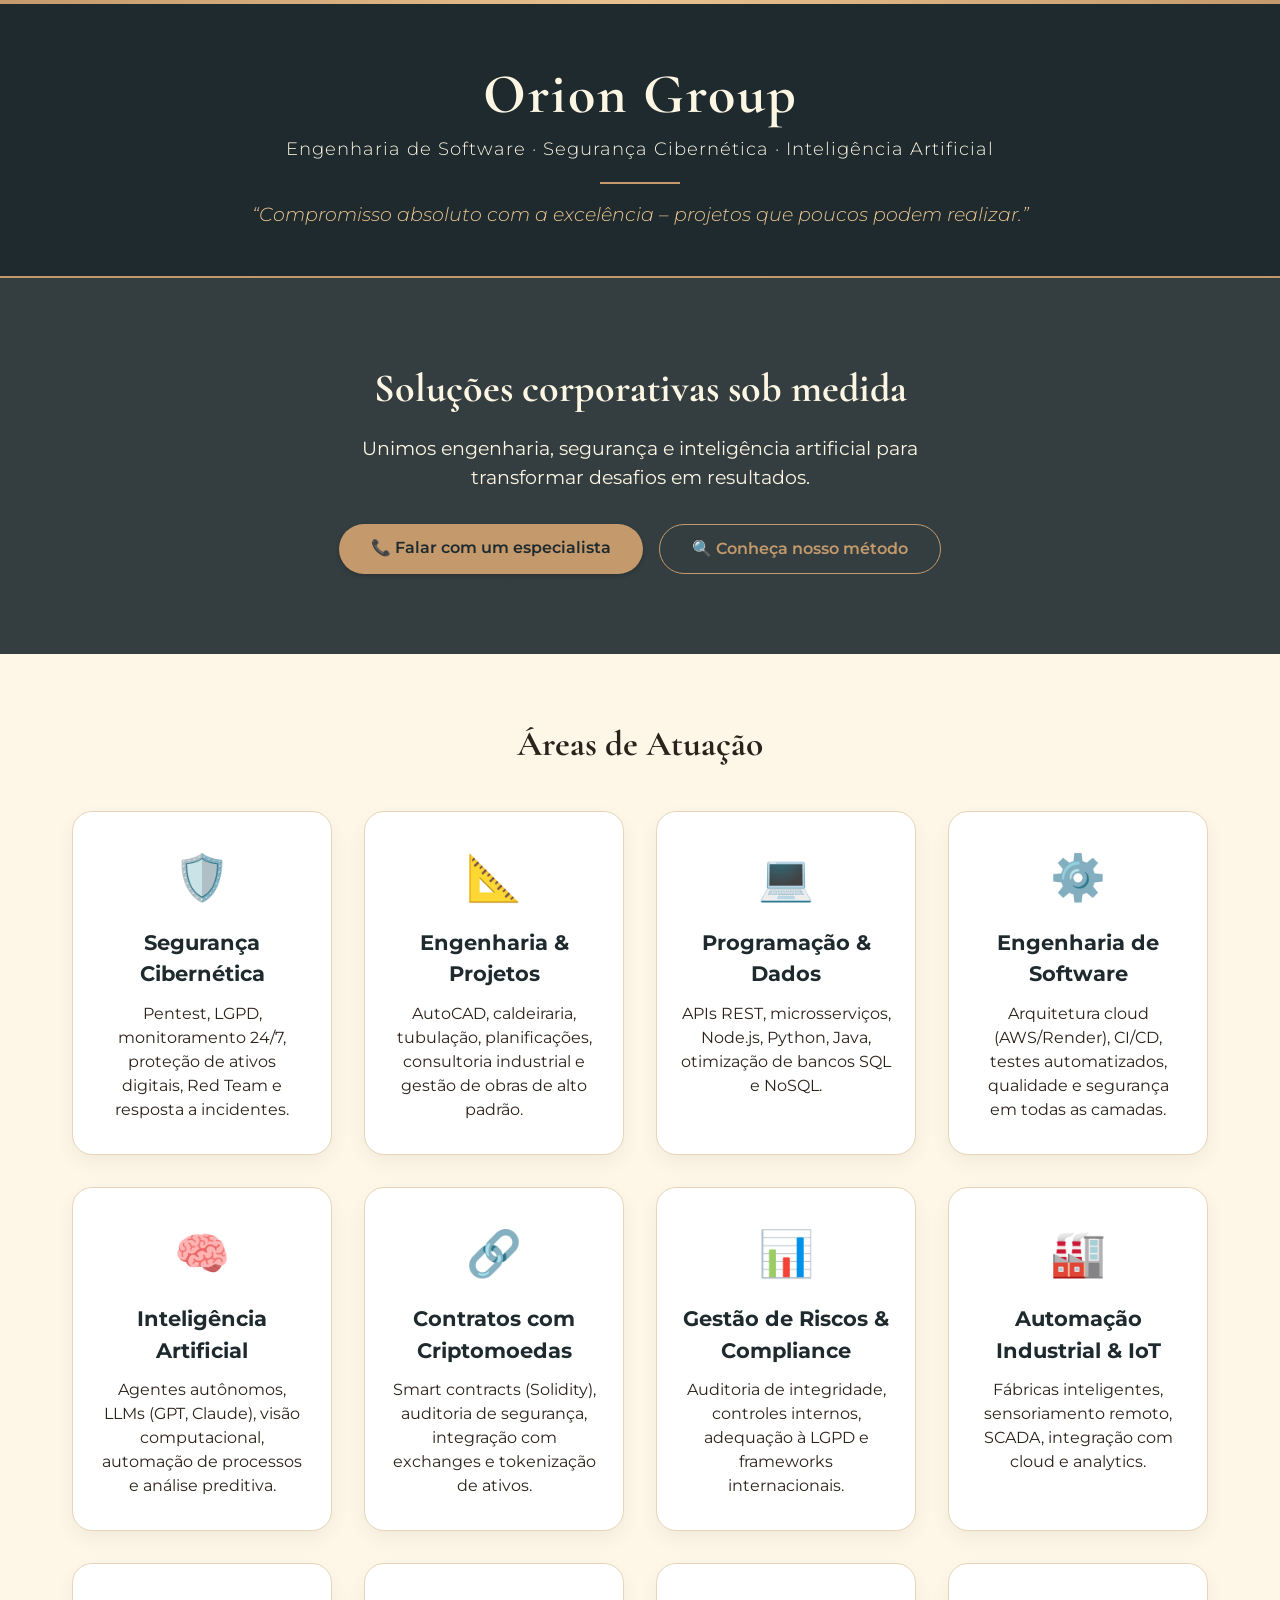
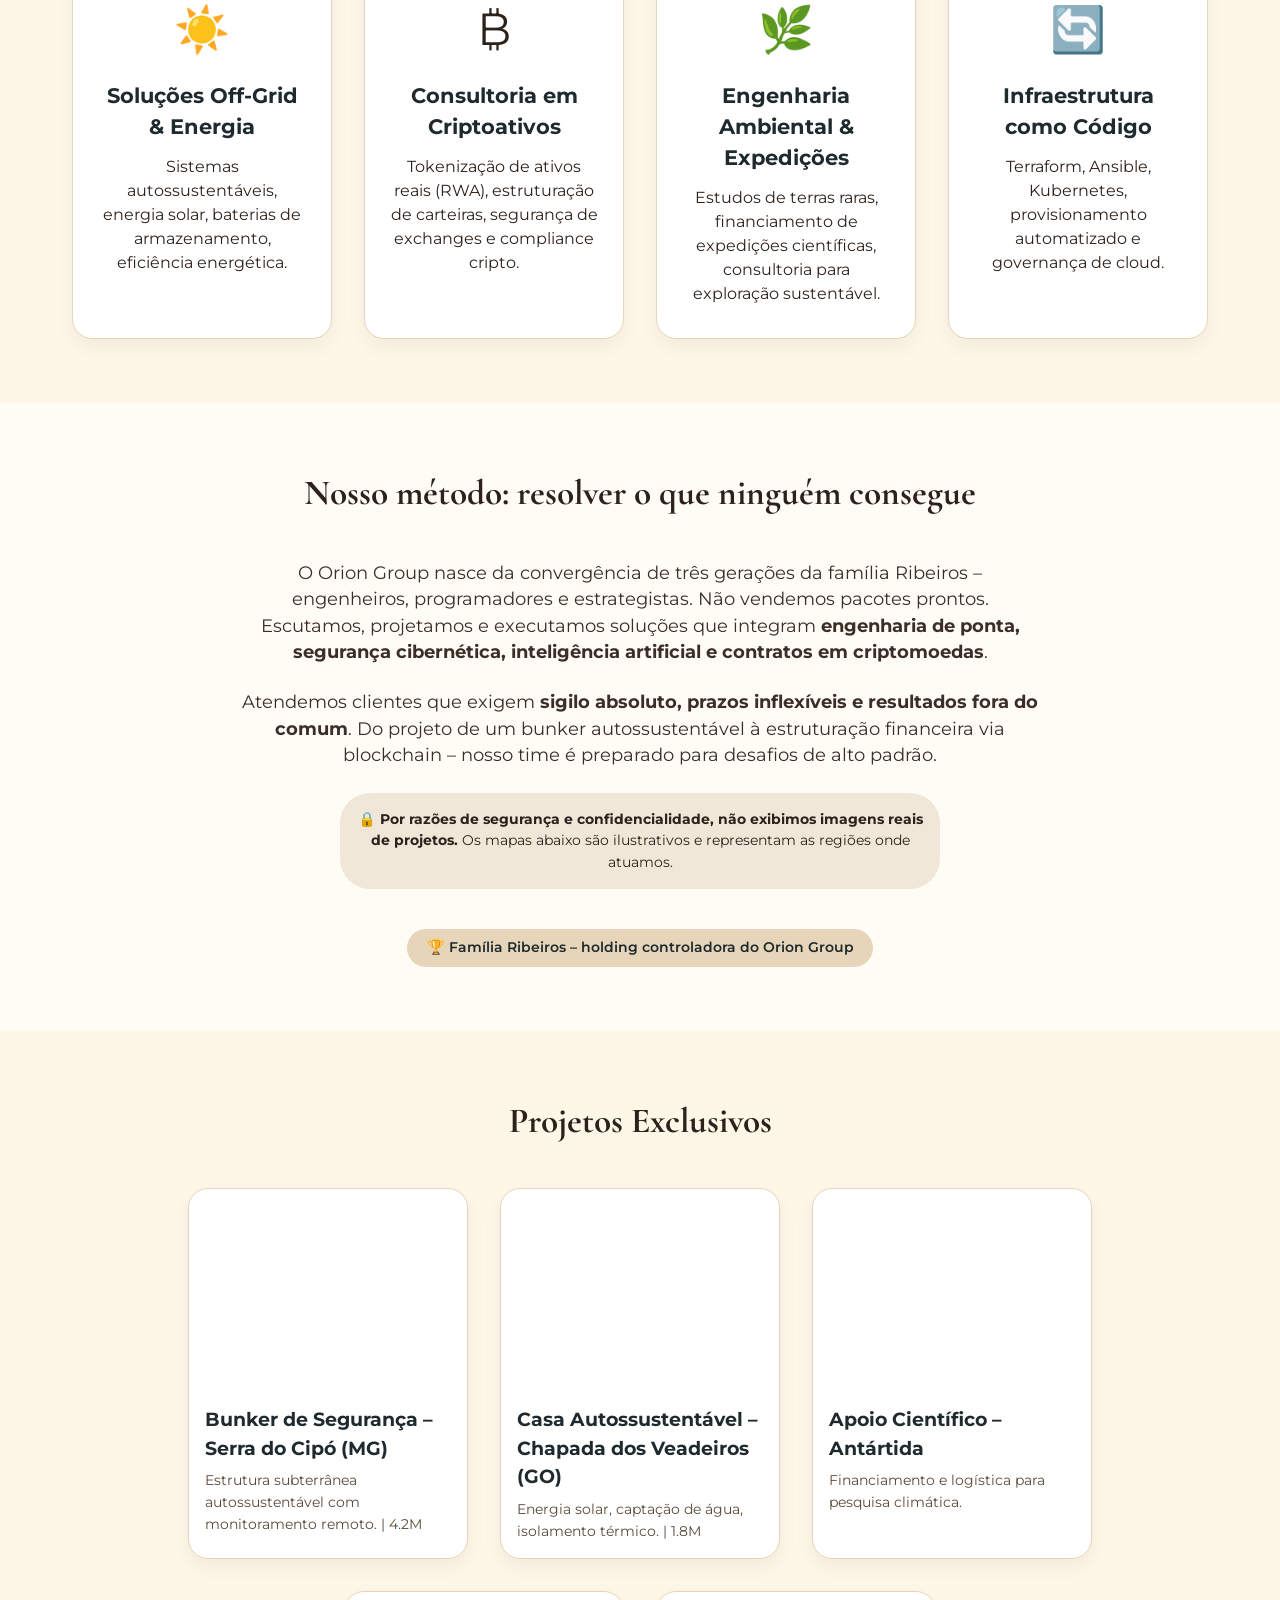
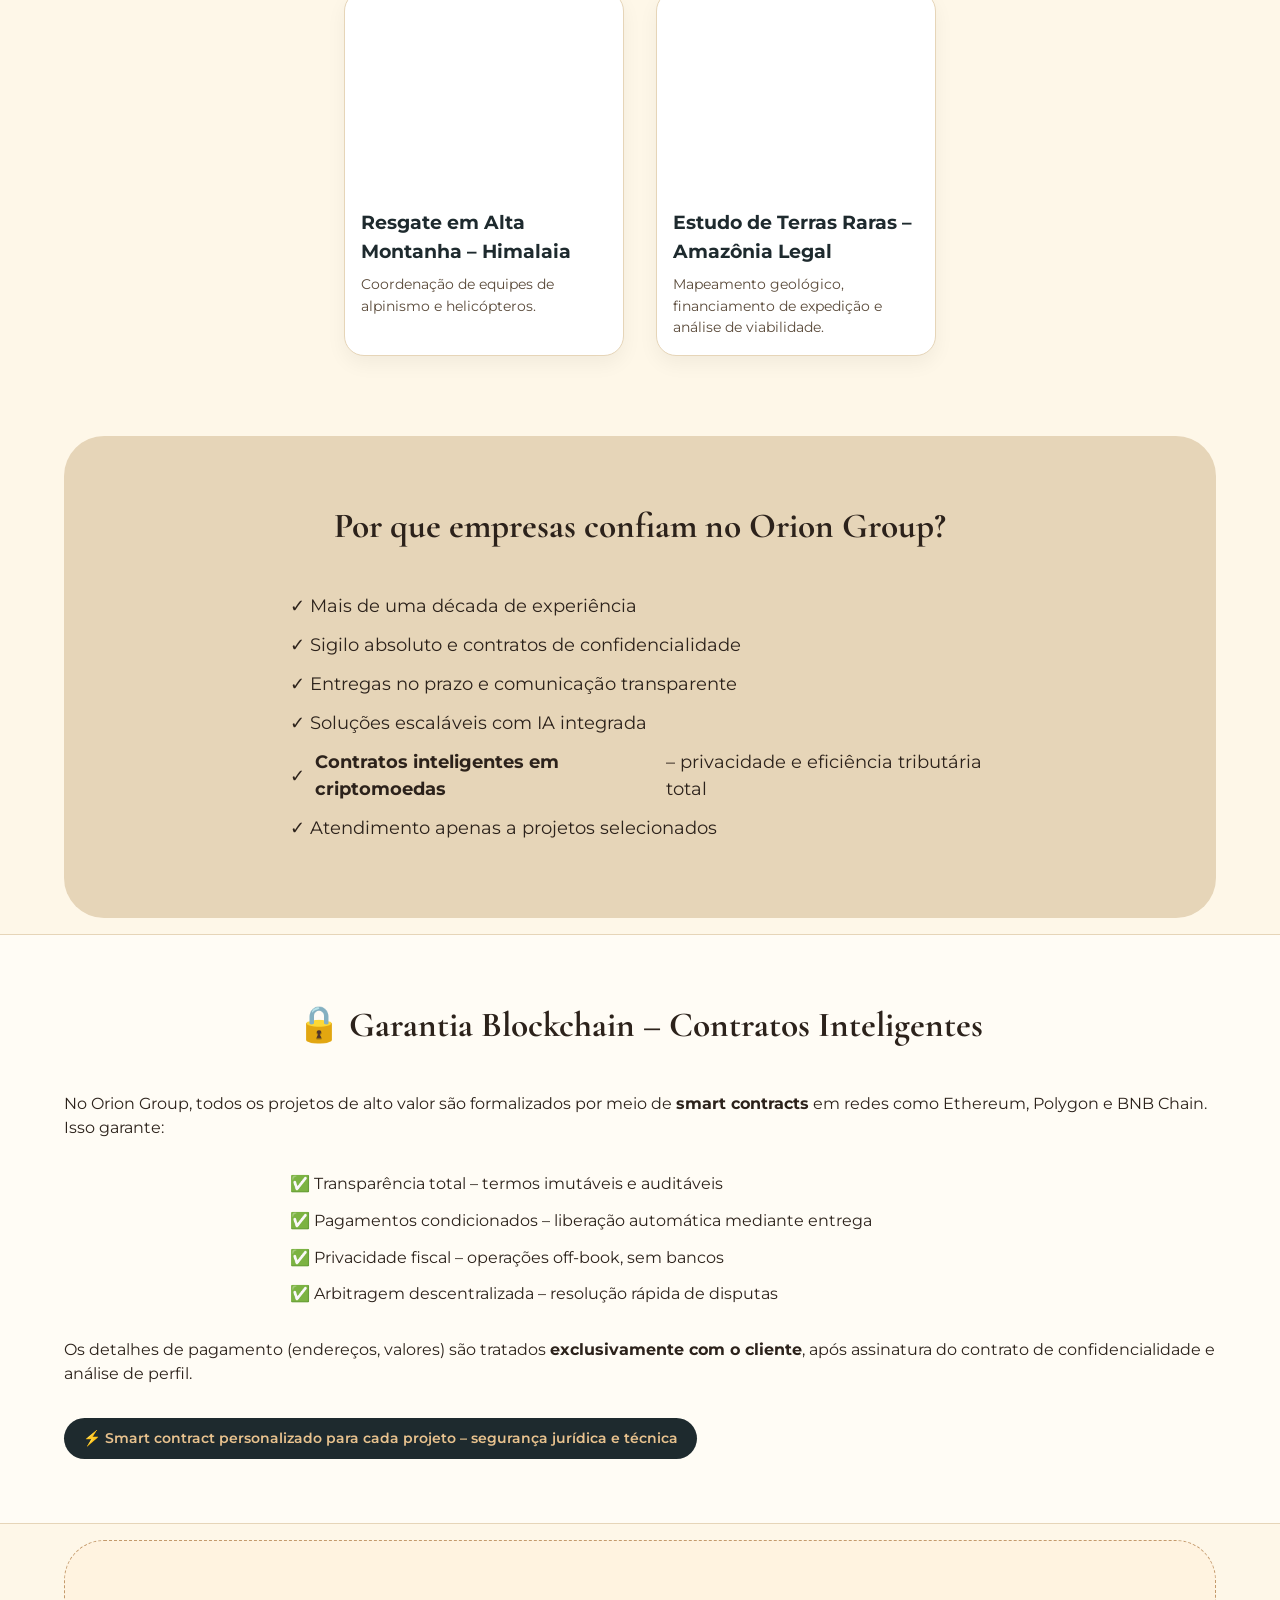
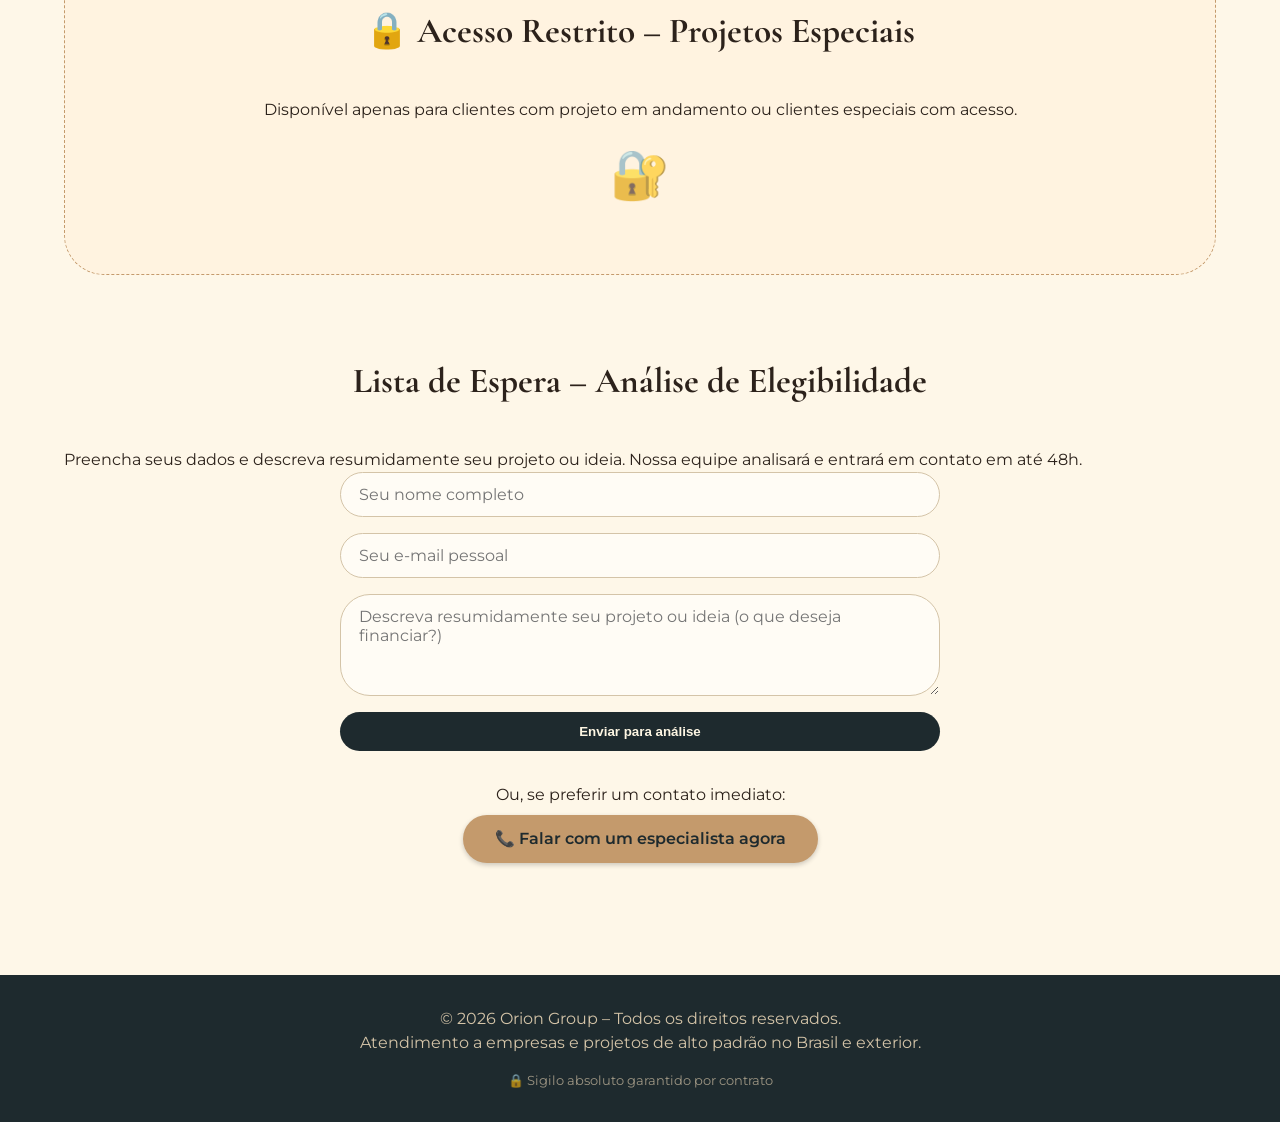
<file: index.html>
<!DOCTYPE html>
<html lang="pt-br">
<head>
    <meta charset="UTF-8">
    <meta name="viewport" content="width=device-width, initial-scale=1.0">
    <title>Orion Group | Engenharia, Segurança & IA | Contratos Cripto</title>
    <link rel="stylesheet" href="style.css">
    <link href="https://fonts.googleapis.com/css2?family=Cormorant+Garamond:wght@400;600;700&family=Montserrat:wght@300;400;600&display=swap" rel="stylesheet">
</head>
<body>
    <div class="gold-bar"></div>
    <header>
        <div class="container">
            <h1>Orion Group</h1>
            <p class="subtitle">Engenharia de Software · Segurança Cibernética · Inteligência Artificial</p>
            <div class="divider"></div>
            <p class="slogan">“Compromisso absoluto com a excelência – projetos que poucos podem realizar.”</p>
        </div>
    </header>

    <section class="hero">
        <div class="container">
            <h2>Soluções corporativas sob medida</h2>
            <p>Unimos engenharia, segurança e inteligência artificial para transformar desafios em resultados.</p>
            <div class="hero-buttons">
                <a href="#" class="btn-whatsapp" id="whatsapp-btn">📞 Falar com um especialista</a>
                <a href="#metodo" class="btn-metodo">🔍 Conheça nosso método</a>
            </div>
        </div>
    </section>

    <section class="servicos">
        <div class="container">
            <h3>Áreas de Atuação</h3>
            <div class="cards">
                <div class="card"><div class="icon">🛡️</div><h4>Segurança Cibernética</h4><p>Pentest, LGPD, monitoramento 24/7, proteção de ativos digitais, Red Team e resposta a incidentes.</p></div>
                <div class="card"><div class="icon">📐</div><h4>Engenharia & Projetos</h4><p>AutoCAD, caldeiraria, tubulação, planificações, consultoria industrial e gestão de obras de alto padrão.</p></div>
                <div class="card"><div class="icon">💻</div><h4>Programação & Dados</h4><p>APIs REST, microsserviços, Node.js, Python, Java, otimização de bancos SQL e NoSQL.</p></div>
                <div class="card"><div class="icon">⚙️</div><h4>Engenharia de Software</h4><p>Arquitetura cloud (AWS/Render), CI/CD, testes automatizados, qualidade e segurança em todas as camadas.</p></div>
                <div class="card"><div class="icon">🧠</div><h4>Inteligência Artificial</h4><p>Agentes autônomos, LLMs (GPT, Claude), visão computacional, automação de processos e análise preditiva.</p></div>
                <div class="card"><div class="icon">🔗</div><h4>Contratos com Criptomoedas</h4><p>Smart contracts (Solidity), auditoria de segurança, integração com exchanges e tokenização de ativos.</p></div>
                <div class="card"><div class="icon">📊</div><h4>Gestão de Riscos & Compliance</h4><p>Auditoria de integridade, controles internos, adequação à LGPD e frameworks internacionais.</p></div>
                <div class="card"><div class="icon">🏭</div><h4>Automação Industrial & IoT</h4><p>Fábricas inteligentes, sensoriamento remoto, SCADA, integração com cloud e analytics.</p></div>
                <div class="card"><div class="icon">☀️</div><h4>Soluções Off‑Grid & Energia</h4><p>Sistemas autossustentáveis, energia solar, baterias de armazenamento, eficiência energética.</p></div>
                <div class="card"><div class="icon">₿</div><h4>Consultoria em Criptoativos</h4><p>Tokenização de ativos reais (RWA), estruturação de carteiras, segurança de exchanges e compliance cripto.</p></div>
                <div class="card"><div class="icon">🌿</div><h4>Engenharia Ambiental & Expedições</h4><p>Estudos de terras raras, financiamento de expedições científicas, consultoria para exploração sustentável.</p></div>
                <div class="card"><div class="icon">🔄</div><h4>Infraestrutura como Código</h4><p>Terraform, Ansible, Kubernetes, provisionamento automatizado e governança de cloud.</p></div>
            </div>
        </div>
    </section>

    <section id="metodo" class="sobre-nos">
        <div class="container">
            <h3>Nosso método: resolver o que ninguém consegue</h3>
            <p>O Orion Group nasce da convergência de três gerações da família Ribeiros – engenheiros, programadores e estrategistas. Não vendemos pacotes prontos. Escutamos, projetamos e executamos soluções que integram <strong>engenharia de ponta, segurança cibernética, inteligência artificial e contratos em criptomoedas</strong>.</p>
            <p>Atendemos clientes que exigem <strong>sigilo absoluto, prazos inflexíveis e resultados fora do comum</strong>. Do projeto de um bunker autossustentável à estruturação financeira via blockchain – nosso time é preparado para desafios de alto padrão.</p>
            <div class="aviso-imagens">🔒 <strong>Por razões de segurança e confidencialidade, não exibimos imagens reais de projetos.</strong> Os mapas abaixo são ilustrativos e representam as regiões onde atuamos.</div>
            <div class="selo-familia">🏆 Família Ribeiros – holding controladora do Orion Group</div>
        </div>
    </section>

    <section class="portfolio">
        <div class="container">
            <h3>Projetos Exclusivos</h3>
            <div class="portfolio-grid">
                <div class="portfolio-item">
                    <iframe src="https://maps.google.com/maps?q=Serra+do+Cipó+MG&output=embed" width="100%" height="200" style="border:0;" allowfullscreen="" loading="lazy"></iframe>
                    <h4>Bunker de Segurança – Serra do Cipó (MG)</h4>
                    <p>Estrutura subterrânea autossustentável com monitoramento remoto. | 4.2M</p>
                </div>
                <div class="portfolio-item">
                    <iframe src="https://maps.google.com/maps?q=Chapada+dos+Veadeiros+GO&output=embed" width="100%" height="200" style="border:0;" allowfullscreen="" loading="lazy"></iframe>
                    <h4>Casa Autossustentável – Chapada dos Veadeiros (GO)</h4>
                    <p>Energia solar, captação de água, isolamento térmico. | 1.8M</p>
                </div>
                <div class="portfolio-item">
                    <iframe src="https://maps.google.com/maps?q=Antártica&output=embed" width="100%" height="200" style="border:0;" allowfullscreen="" loading="lazy"></iframe>
                    <h4>Apoio Científico – Antártida</h4>
                    <p>Financiamento e logística para pesquisa climática.</p>
                </div>
                <div class="portfolio-item">
                    <iframe src="https://maps.google.com/maps?q=Himalaia&output=embed" width="100%" height="200" style="border:0;" allowfullscreen="" loading="lazy"></iframe>
                    <h4>Resgate em Alta Montanha – Himalaia</h4>
                    <p>Coordenação de equipes de alpinismo e helicópteros.</p>
                </div>
                <div class="portfolio-item">
                    <iframe src="https://maps.google.com/maps?q=Amazônia+Legal&output=embed" width="100%" height="200" style="border:0;" allowfullscreen="" loading="lazy"></iframe>
                    <h4>Estudo de Terras Raras – Amazônia Legal</h4>
                    <p>Mapeamento geológico, financiamento de expedição e análise de viabilidade.</p>
                </div>
            </div>
        </div>
    </section>

    <section class="diferencial">
        <div class="container">
            <h3>Por que empresas confiam no Orion Group?</h3>
            <ul>
                <li>✓ Mais de uma década de experiência</li><li>✓ Sigilo absoluto e contratos de confidencialidade</li>
                <li>✓ Entregas no prazo e comunicação transparente</li><li>✓ Soluções escaláveis com IA integrada</li>
                <li>✓ <strong>Contratos inteligentes em criptomoedas</strong> – privacidade e eficiência tributária total</li>
                <li>✓ Atendimento apenas a projetos selecionados</li>
            </ul>
        </div>
    </section>

    <section class="smart-contracts">
        <div class="container">
            <h3>🔒 Garantia Blockchain – Contratos Inteligentes</h3>
            <p>No Orion Group, todos os projetos de alto valor são formalizados por meio de <strong>smart contracts</strong> em redes como Ethereum, Polygon e BNB Chain. Isso garante:</p>
            <ul class="contrato-lista">
                <li>✅ Transparência total – termos imutáveis e auditáveis</li>
                <li>✅ Pagamentos condicionados – liberação automática mediante entrega</li>
                <li>✅ Privacidade fiscal – operações off‑book, sem bancos</li>
                <li>✅ Arbitragem descentralizada – resolução rápida de disputas</li>
            </ul>
            <p>Os detalhes de pagamento (endereços, valores) são tratados <strong>exclusivamente com o cliente</strong>, após assinatura do contrato de confidencialidade e análise de perfil.</p>
            <div class="selo-blockchain">⚡ Smart contract personalizado para cada projeto – segurança jurídica e técnica</div>
        </div>
    </section>

    <section class="acesso-restrito">
        <div class="container">
            <h3>🔒 Acesso Restrito – Projetos Especiais</h3>
            <p>Disponível apenas para clientes com projeto em andamento ou clientes especiais com acesso.</p>
            <div class="cadeado">🔐</div>
        </div>
    </section>

    <section class="contato">
        <div class="container">
            <h3>Lista de Espera – Análise de Elegibilidade</h3>
            <p>Preencha seus dados e descreva resumidamente seu projeto ou ideia. Nossa equipe analisará e entrará em contato em até 48h.</p>
            <form id="lead-form">
                <input type="text" id="nome" placeholder="Seu nome completo" required>
                <input type="email" id="email" placeholder="Seu e-mail pessoal" required>
                <textarea id="mensagem" rows="4" placeholder="Descreva resumidamente seu projeto ou ideia (o que deseja financiar?)" required></textarea>
                <button type="submit">Enviar para análise</button>
            </form>
            <p id="form-status"></p>
            <div class="contato-direto">
                <p>Ou, se preferir um contato imediato:</p>
                <a href="#" class="btn-whatsapp" id="whatsapp-btn">📞 Falar com um especialista agora</a>
            </div>
        </div>
    </section>

    <footer>
        <div class="container">
            <p>© 2026 Orion Group – Todos os direitos reservados.</p>
            <p>Atendimento a empresas e projetos de alto padrão no Brasil e exterior.</p>
            <div class="selo-sigilo">🔒 Sigilo absoluto garantido por contrato</div>
        </div>
    </footer>

    <script src="script.js"></script>
</body>
</html>
</file>
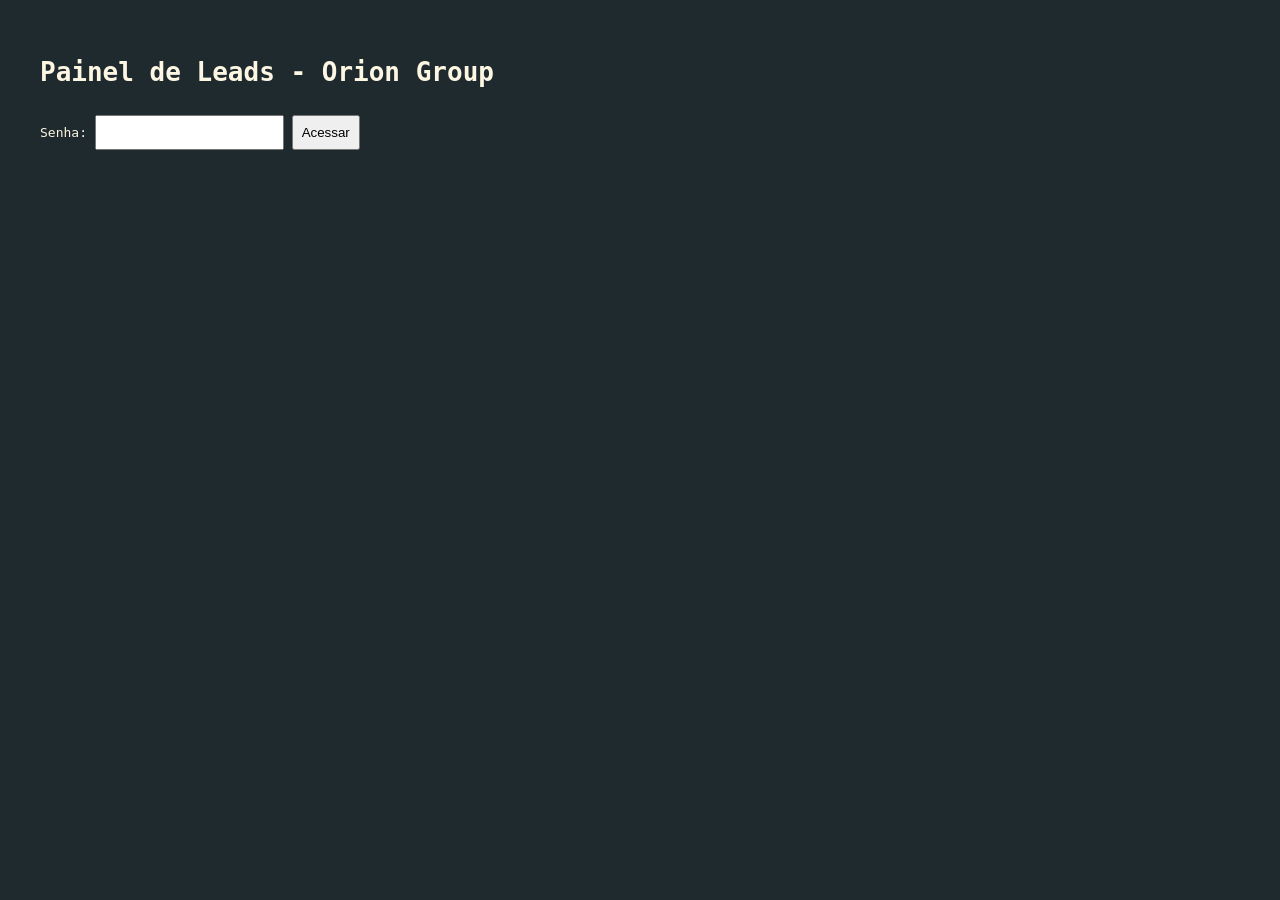
<file: admin.html>
<!DOCTYPE html>
<html lang="pt-br">
<head>
    <meta charset="UTF-8">
    <meta name="viewport" content="width=device-width, initial-scale=1.0">
    <title>Painel Administrativo - Orion Group</title>
    <style>
        body { font-family: monospace; background: #1e2a2e; color: #fdf6e3; padding: 2rem; }
        table { width: 100%; border-collapse: collapse; background: #2c3e2e; }
        th, td { border: 1px solid #c49a6c; padding: 8px; text-align: left; }
        th { background: #c49a6c; color: #1e2a2e; }
        input, button { padding: 8px; margin: 10px 0; }
        .login { margin-bottom: 20px; }
        .erro { color: #ffaaaa; }
    </style>
</head>
<body>
    <h1>Painel de Leads - Orion Group</h1>
    <div id="login">
        <label>Senha: <input type="password" id="senha"></label>
        <button id="btn-login">Acessar</button>
    </div>
    <div id="conteudo" style="display:none;">
        <h2>Leads Recebidos</h2>
        <div id="tabela"></div>
    </div>
    <div id="erro" class="erro"></div>

    <script>
        const apiUrl = 'https://api-nova-0zum.onrender.com/admin/leads';
        document.getElementById('btn-login').addEventListener('click', async () => {
            const senha = document.getElementById('senha').value;
            const erroDiv = document.getElementById('erro');
            erroDiv.innerHTML = '';
            try {
                const response = await fetch(`${apiUrl}?senha=${encodeURIComponent(senha)}`);
                if (!response.ok) {
                    if (response.status === 401) throw new Error('Senha incorreta');
                    throw new Error('Erro ao buscar dados');
                }
                const leads = await response.json();
                document.getElementById('login').style.display = 'none';
                document.getElementById('conteudo').style.display = 'block';
                const tabela = document.getElementById('tabela');
                if (leads.length === 0) {
                    tabela.innerHTML = '<p>Nenhum lead cadastrado ainda.</p>';
                    return;
                }
                let html = '<table><th>ID</th><th>Nome</th><th>Email</th><th>Mensagem</th><th>Status</th><th>Data</th></tr>';
                leads.forEach(lead => {
                    html += `<tr>
                        <td>${lead.id}</td>
                        <td>${escapeHtml(lead.nome)}</td><td>${escapeHtml(lead.email)}</td><td>${escapeHtml(lead.mensagem)}</td><td>${lead.status}</td><td>${new Date(lead.criado_em).toLocaleString()}</td>
                    </tr>`;
                });
                html += '</table>';
                tabela.innerHTML = html;
            } catch (err) {
                erroDiv.innerHTML = err.message;
            }
        });
        function escapeHtml(text) {
            if (!text) return '';
            return text.replace(/[&<>]/g, function(m) {
                if (m === '&') return '&amp;';
                if (m === '<') return '&lt;';
                if (m === '>') return '&gt;';
                return m;
            });
        }
    </script>
</body>
</html>
</file>
<file: style.css>
* { margin:0; padding:0; box-sizing:border-box; }
body { font-family:'Montserrat',sans-serif; background:#fef7e8; color:#2c221b; line-height:1.5; }
.gold-bar { height:4px; background:linear-gradient(90deg,#c49a6c,#e8c28e,#c49a6c); }
.container { max-width:1200px; margin:0 auto; padding:0 24px; }
header { background:#1e2a2e; color:#fdf6e3; padding:3rem 0; text-align:center; border-bottom:2px solid #c49a6c; }
header h1 { font-family:'Cormorant Garamond',serif; font-size:3.5rem; font-weight:700; letter-spacing:2px; }
.subtitle { font-size:1.1rem; font-weight:300; letter-spacing:1px; margin-bottom:1.2rem; }
.divider { width:80px; height:2px; background:#c49a6c; margin:1rem auto; }
.slogan { font-style:italic; font-size:1.2rem; font-weight:300; color:#e8c28e; }
.hero { background:linear-gradient(rgba(30,42,46,0.9),rgba(30,42,46,0.9)),url('https://www.transparenttextures.com/patterns/old-map.png'); background-size:cover; color:#fdf6e3; text-align:center; padding:5rem 0; }
.hero h2 { font-family:'Cormorant Garamond',serif; font-size:2.5rem; margin-bottom:1rem; }
.hero p { font-size:1.2rem; max-width:600px; margin:0 auto 2rem; }
.hero-buttons { display:flex; justify-content:center; gap:1rem; flex-wrap:wrap; }
.btn-whatsapp,.btn-metodo { padding:12px 32px; border-radius:40px; text-decoration:none; font-weight:600; display:inline-block; transition:all 0.3s; font-size:1rem; }
.btn-whatsapp { background:#c49a6c; color:#1e2a2e; box-shadow:0 2px 5px rgba(0,0,0,0.2); }
.btn-whatsapp:hover { background:#e8c28e; transform:scale(1.02); }
.btn-metodo { background:transparent; border:1px solid #c49a6c; color:#c49a6c; }
.btn-metodo:hover { background:#c49a6c; color:#1e2a2e; transform:scale(1.02); }
.servicos,.portfolio,.diferencial,.smart-contracts,.acesso-restrito,.contato,.sobre-nos { padding:4rem 0; }
.servicos h3,.portfolio h3,.diferencial h3,.smart-contracts h3,.acesso-restrito h3,.contato h3,.sobre-nos h3 { font-family:'Cormorant Garamond',serif; font-size:2.2rem; text-align:center; margin-bottom:2.5rem; color:#2c221b; }
.cards { display:flex; flex-wrap:wrap; justify-content:center; gap:2rem; }
.card { background:white; border-radius:20px; padding:2rem 1.5rem; width:260px; text-align:center; box-shadow:0 8px 20px rgba(0,0,0,0.05); border:1px solid #e6d5b8; transition:all 0.3s; }
.card:hover { transform:translateY(-6px); border-color:#c49a6c; }
.icon { font-size:2.8rem; margin-bottom:1rem; }
.card h4 { font-size:1.3rem; margin-bottom:0.8rem; color:#1e2a2e; }
.portfolio-grid { display:flex; flex-wrap:wrap; gap:2rem; justify-content:center; }
.portfolio-item { background:white; border-radius:20px; overflow:hidden; width:280px; box-shadow:0 8px 20px rgba(0,0,0,0.05); border:1px solid #e6d5b8; transition:0.3s; }
.portfolio-item:hover { transform:translateY(-5px); border-color:#c49a6c; }
.portfolio-item iframe { width:100%; height:200px; border-radius:20px 20px 0 0; display:block; }
.portfolio-item h4 { font-size:1.2rem; margin:1rem 1rem 0.5rem; color:#1e2a2e; }
.portfolio-item p { font-size:0.9rem; margin:0 1rem 1rem; color:#5a4a3a; }
.diferencial { background:#e6d5b8; border-radius:40px; margin:1rem auto; width:90%; }
.diferencial ul { list-style:none; max-width:700px; margin:0 auto; font-size:1.1rem; }
.diferencial li { margin-bottom:0.8rem; display:flex; align-items:center; gap:10px; }
.sobre-nos { background:#fffcf5; text-align:center; scroll-margin-top:2rem; }
.sobre-nos p { max-width:800px; margin:0 auto 1.5rem; font-size:1.1rem; color:#3a2e26; }
.aviso-imagens { background:#f0e7d8; padding:1rem; border-radius:30px; max-width:600px; margin:1.5rem auto; font-size:0.9rem; }
.selo-familia { background:#e6d5b8; display:inline-block; padding:0.5rem 1.2rem; border-radius:40px; font-size:0.9rem; font-weight:600; color:#1e2a2e; margin-top:1rem; }
.smart-contracts { background:#fffcf5; border-top:1px solid #e6d5b8; border-bottom:1px solid #e6d5b8; }
.contrato-lista { max-width:700px; margin:2rem auto; list-style:none; text-align:left; }
.contrato-lista li { margin-bottom:0.8rem; font-size:1rem; display:flex; align-items:center; gap:10px; }
.selo-blockchain { background:#1e2a2e; color:#e8c28e; display:inline-block; padding:0.6rem 1.2rem; border-radius:40px; font-weight:600; margin-top:2rem; font-size:0.9rem; }
.acesso-restrito { background:#fff3e0; border-radius:40px; margin:1rem auto; width:90%; text-align:center; border:1px dashed #c49a6c; }
.cadeado { font-size:3rem; margin-top:1rem; opacity:0.7; }
.contato form { max-width:600px; margin:0 auto; display:flex; flex-direction:column; gap:1rem; }
input,textarea { padding:12px 18px; border:1px solid #d4c4a8; border-radius:30px; font-family:inherit; font-size:1rem; background:#fffcf5; }
input:focus,textarea:focus { outline:none; border-color:#c49a6c; box-shadow:0 0 0 2px rgba(196,154,108,0.2); }
button { background:#1e2a2e; color:#fdf6e3; border:none; padding:12px; border-radius:40px; font-weight:600; cursor:pointer; transition:background 0.2s; }
button:hover { background:#c49a6c; color:#1e2a2e; }
.contato-direto { text-align:center; margin-top:2rem; }
.contato-direto p { margin-bottom:0.5rem; }
footer { background:#1e2a2e; color:#d4c4a8; text-align:center; padding:2rem; margin-top:3rem; }
.selo-sigilo { font-size:0.8rem; margin-top:1rem; opacity:0.7; }
#form-status { text-align:center; margin-top:1rem; font-weight:600; }
@media (max-width:768px) { header h1 { font-size:2.2rem; } .hero h2 { font-size:1.8rem; } .cards,.portfolio-grid { flex-direction:column; align-items:center; } .hero-buttons { flex-direction:column; align-items:center; } }
</file>
